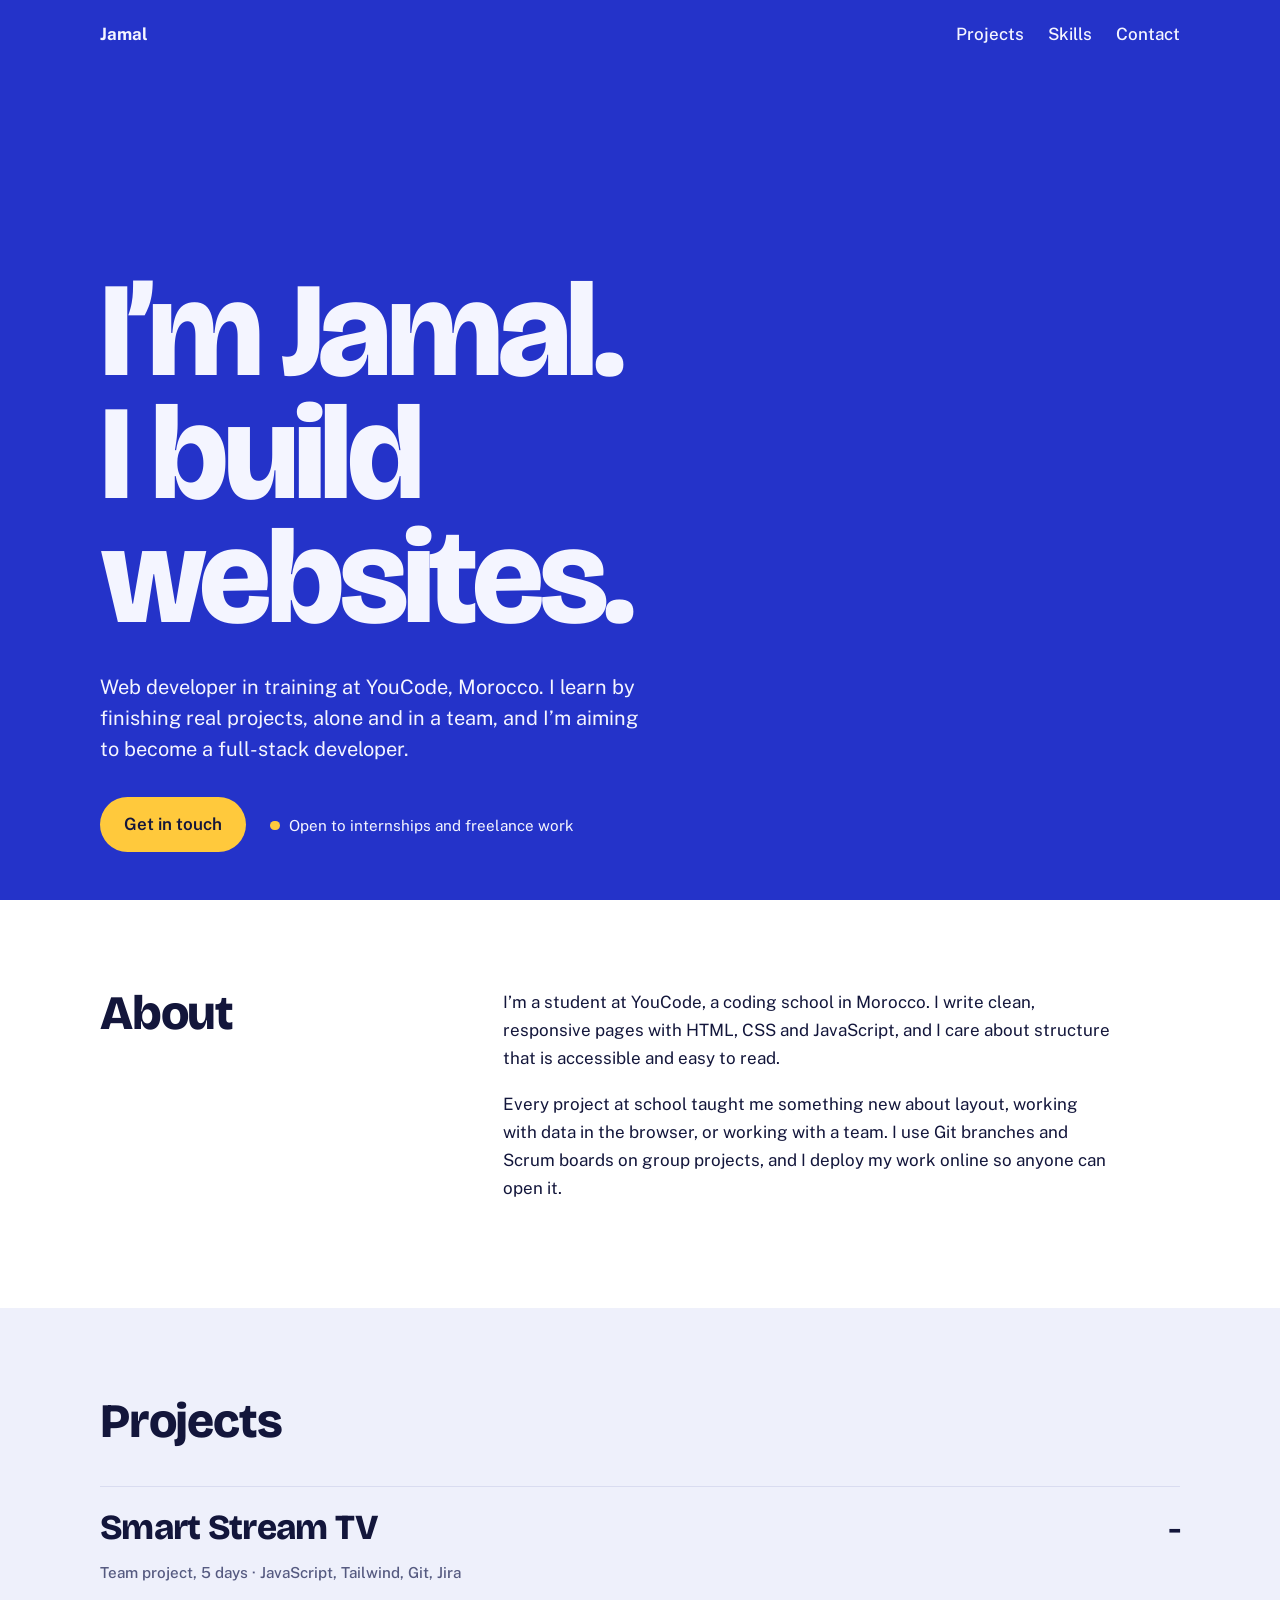
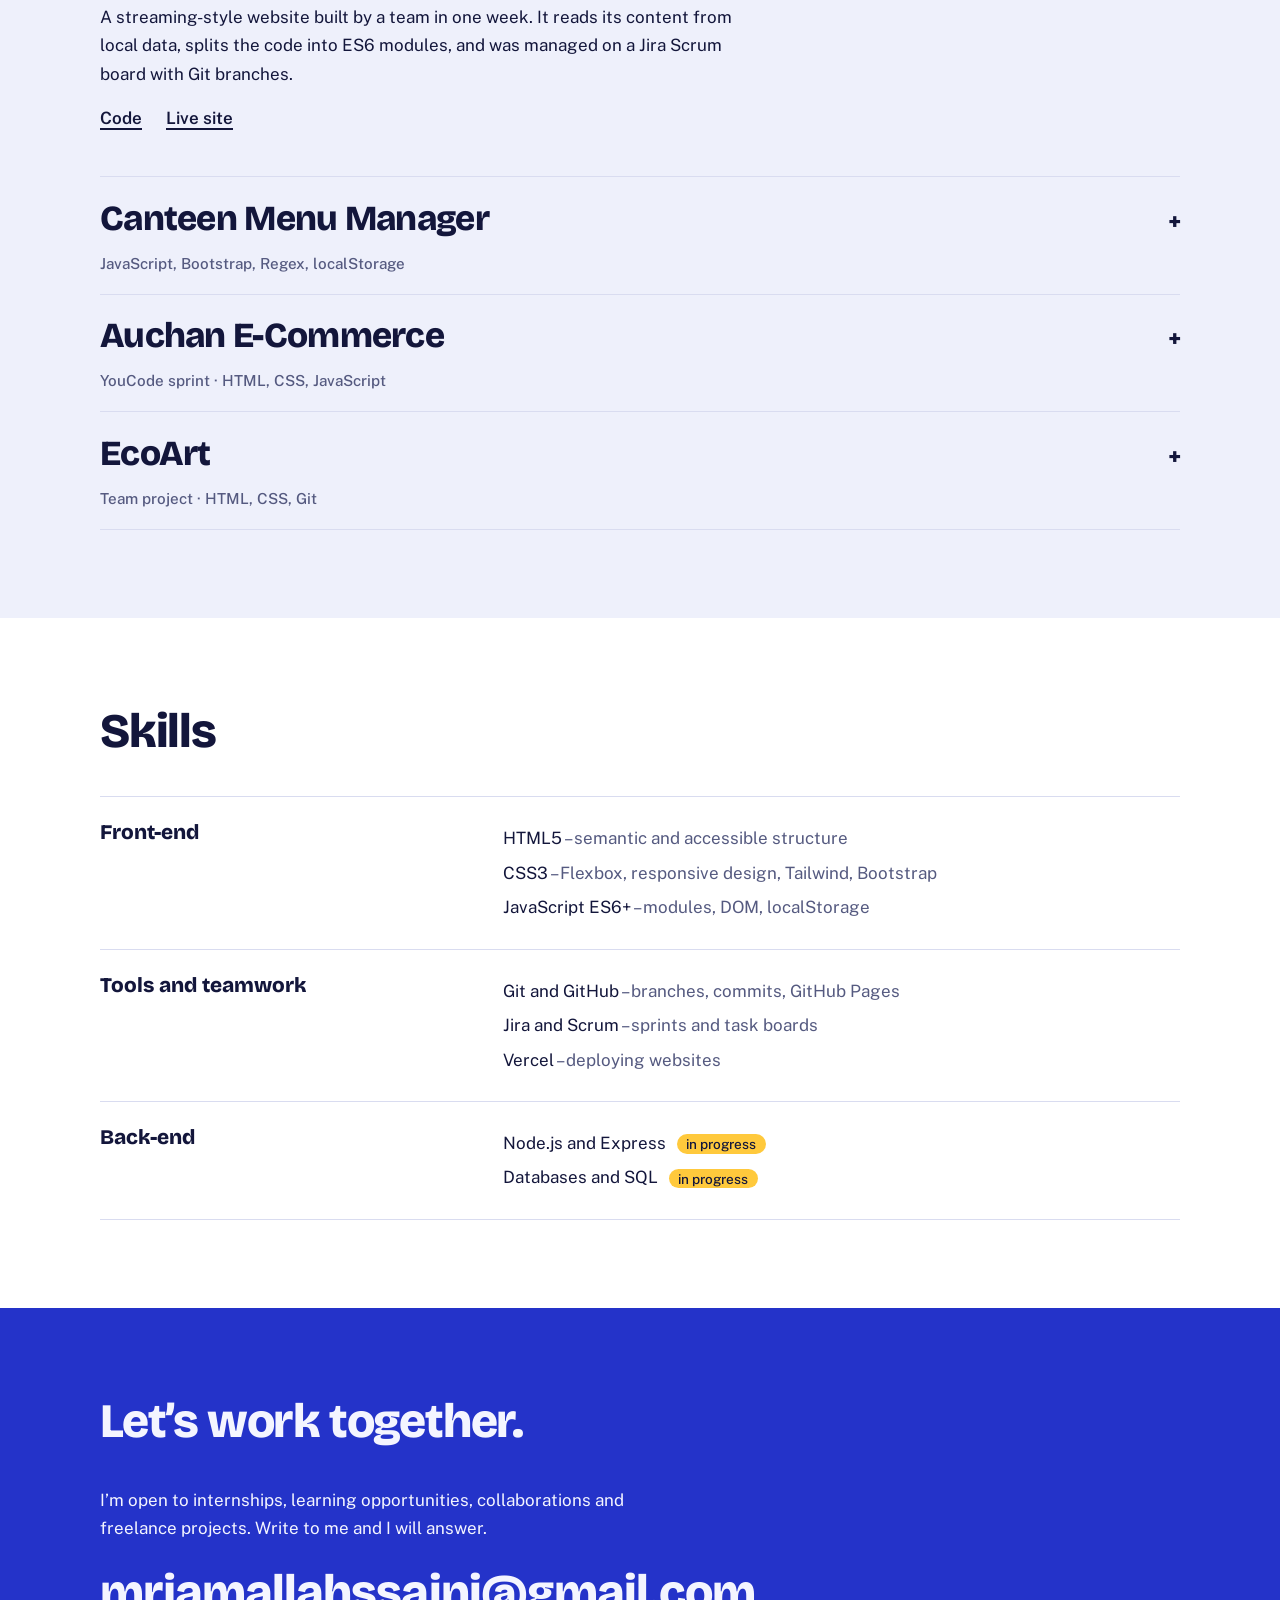
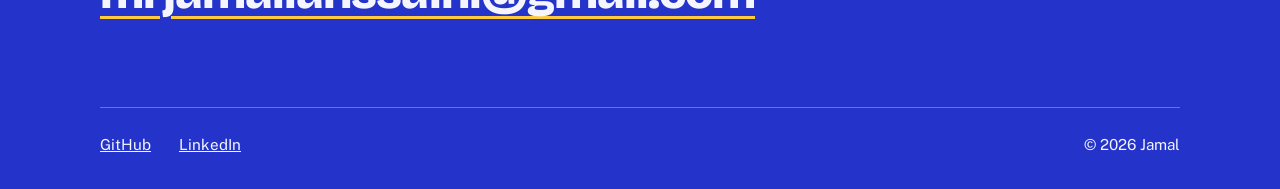
<file: index.html>
<!DOCTYPE html>
<html lang="en">

<head>
  <meta charset="UTF-8">
  <meta name="viewport" content="width=device-width, initial-scale=1, viewport-fit=cover">
  <title>Jamal | Web Developer</title>
  <meta name="description"
    content="Jamal, web developer in training at YouCode, Morocco. HTML, CSS, JavaScript, Git and team projects.">
  <link rel="preconnect" href="https://fonts.googleapis.com">
  <link rel="preconnect" href="https://fonts.gstatic.com" crossorigin>
  <link
    href="https://fonts.googleapis.com/css2?family=Bricolage+Grotesque:opsz,wght@12..96,500;12..96,800&family=Public+Sans:wght@400;500;600&display=swap"
    rel="stylesheet">

  <link rel="stylesheet" href="css/styles.css">


</head>

<body>

  <header class="hero">
    <div class="wrap">
      <nav class="nav" aria-label="Main">
        <a href="#top"><strong>Jamal</strong></a>
        <ul>
          <li><a href="#projects">Projects</a></li>
          <li><a href="#skills">Skills</a></li>
          <li><a href="#contact">Contact</a></li>
        </ul>
      </nav>
      <div class="hero-main" id="top">
        <h1 aria-label="I’m Jamal. I build websites.">
          <span><i>I’m Jamal.</i></span>
          <span><i>I build</i></span>
          <span><i>websites.</i></span>
        </h1>
        <p class="lede">Web developer in training at YouCode, Morocco. I learn by finishing real projects, alone and in
          a team, and I’m aiming to become a full-stack developer.</p>
        <a class="cta" href="#contact">Get in touch</a>
        <span class="status">Open to internships and freelance work</span>
      </div>
    </div>
  </header>

  <main>
    <section class="about" aria-labelledby="about-h">
      <div class="wrap two">
        <h2 id="about-h">About</h2>
        <div>
          <p>I’m a student at YouCode, a coding school in Morocco. I write clean, responsive pages with HTML, CSS and
            JavaScript, and I care about structure that is accessible and easy to read.</p>
          <p>Every project at school taught me something new about layout, working with data in the browser, or working
            with a team. I use Git branches and Scrum boards on group projects, and I deploy my work online so anyone
            can open it.</p>
        </div>
      </div>
    </section>

    <section class="projects" id="projects" aria-labelledby="projects-h">
      <div class="wrap">
        <h2 id="projects-h">Projects</h2>

        <details name="p" open>
          <summary>Smart Stream TV<small>Team project, 5 days · JavaScript, Tailwind, Git, Jira</small></summary>
          <div class="detail">
            <p>A streaming-style website built by a team in one week. It reads its content from local data, splits the
              code into ES6 modules, and was managed on a Jira Scrum board with Git branches.</p>
            <p class="links"><a href="https://github.com/jamal7-codes/smart-stream-tv">Code</a><a
                href="https://smart-stream-tv-azure.vercel.app">Live site</a></p>
          </div>
        </details>

        <details name="p">
          <summary>Canteen Menu Manager<small>JavaScript, Bootstrap, Regex, localStorage</small></summary>
          <div class="detail">
            <p>A menu manager where the user adds and edits dishes. Forms are checked with Regex, and the data stays
              saved in the browser with localStorage.</p>
            <p class="links"><a href="https://github.com/jamal7-codes/b-Cantina-3">Code</a><a
                href="https://b3-canteen.vercel.app">Live site</a></p>
          </div>
        </details>

        <details name="p">
          <summary>Auchan E-Commerce<small>YouCode sprint · HTML, CSS, JavaScript</small></summary>
          <div class="detail">
            <p>An online shop built during a school sprint. It focuses on product layout and a clear shopping flow.</p>
            <p class="links"><a href="https://github.com/jamal7-codes/auchan-e-commerce-4">Code</a><a
                href="https://auchan-e-commerce-4.vercel.app">Live site</a></p>
          </div>
        </details>

        <details name="p">
          <summary>EcoArt<small>Team project · HTML, CSS, Git</small></summary>
          <div class="detail">
            <p>A five-page team website, designed mobile-first and published on GitHub Pages.</p>
            <p class="links"><a href="https://github.com/jamal7-codes/EcoArt">Code</a><a
                href="https://bilalsenhaji88-jpg.github.io/EcoArt/">Live site</a></p>
          </div>
        </details>
      </div>
    </section>

    <section id="skills" aria-labelledby="skills-h">
      <div class="wrap">
        <h2 id="skills-h">Skills</h2>
        <div class="skill-group">
          <h3>Front-end</h3>
          <ul>
            <li>HTML5 <span>– semantic and accessible structure</span></li>
            <li>CSS3 <span>– Flexbox, responsive design, Tailwind, Bootstrap</span></li>
            <li>JavaScript ES6+ <span>– modules, DOM, localStorage</span></li>
          </ul>
        </div>
        <div class="skill-group">
          <h3>Tools and teamwork</h3>
          <ul>
            <li>Git and GitHub <span>– branches, commits, GitHub Pages</span></li>
            <li>Jira and Scrum <span>– sprints and task boards</span></li>
            <li>Vercel <span>– deploying websites</span></li>
          </ul>
        </div>
        <div class="skill-group">
          <h3>Back-end</h3>
          <ul class="learning">
            <li>Node.js and Express</li>
            <li>Databases and SQL</li>
          </ul>
        </div>
      </div>
    </section>

    <section class="contact" id="contact" aria-labelledby="contact-h">
      <div class="wrap">
        <h2 id="contact-h">Let’s work together.</h2>
        <p>I’m open to internships, learning opportunities, collaborations and freelance projects. Write to me and I
          will answer.</p>
        <a class="mail" href="mailto:mrjamallahssaini@gmail.com">mrjamallahssaini@gmail.com</a>
      </div>
    </section>
  </main>

  <footer>
    <div class="wrap">
      <a href="https://github.com/jamal7-codes">GitHub</a>
      <a href="https://www.linkedin.com/in/jamal-lahssaini-7b68792a9/">LinkedIn</a>
      <span>© 2026 Jamal</span>
    </div>
  </footer>

</body>

</html>
</file>
<file: css/styles.css>
:root{
  --blue:#2433c9; --sun:#ffc93c; --on-blue:#f4f5ff;
  --bg:#ffffff; --fg:#13163b; --muted:#555a80; --line:#d9dcf0; --soft:#eef0fb;
  --display:"Bricolage Grotesque","Helvetica Neue",Arial,sans-serif;
  --body:"Public Sans",system-ui,-apple-system,"Segoe UI",sans-serif;
  box-sizing:border-box;
  padding-top:env(safe-area-inset-top,0px);
  padding-bottom:env(safe-area-inset-bottom,0px);
}
@media (prefers-color-scheme:dark){
  :root:not([data-theme="light"]){--bg:#0e1030;--fg:#eceefc;--muted:#a3a8d0;--line:#2a2e66;--soft:#171a4a}
}
:root[data-theme="dark"]{--bg:#0e1030;--fg:#eceefc;--muted:#a3a8d0;--line:#2a2e66;--soft:#171a4a}
html{scroll-padding-top:env(safe-area-inset-top,0px);scroll-behavior:smooth}
*,*::before,*::after{box-sizing:inherit}
body{margin:0;background:var(--bg);color:var(--fg);font:400 1.0625rem/1.65 var(--body)}
a{color:inherit}
:focus-visible{outline:3px solid var(--sun);outline-offset:3px;border-radius:2px}
.wrap{width:min(1080px,100% - 2.5rem);margin-inline:auto}

/* Hero */
.hero{background:var(--blue);color:var(--on-blue);min-height:100svh;display:flex;flex-direction:column;padding:1.25rem 0 3rem}
.nav{display:flex;justify-content:space-between;align-items:center;gap:1rem;font-weight:500}
.nav a{text-decoration:none}
.nav a:hover{text-decoration:underline;text-underline-offset:4px}
.nav ul{display:flex;gap:1.5rem;list-style:none;margin:0;padding:0}
.hero .wrap{display:flex;flex-direction:column;flex:1}
.hero-main{margin-top:auto;padding-top:5rem}
h1{font:800 clamp(3rem,10.5vw,8.5rem)/.92 var(--display);letter-spacing:-.035em;margin:0 0 2rem}
h1 span{display:block;overflow:hidden}
h1 span i{display:block;font-style:normal;animation:rise .9s cubic-bezier(.2,.8,.2,1) both}
h1 span:nth-child(2) i{animation-delay:.12s}
h1 span:nth-child(3) i{animation-delay:.24s}
@keyframes rise{from{transform:translateY(105%)}to{transform:none}}
.lede{max-width:34rem;font-size:1.25rem;line-height:1.55;margin:0 0 2rem}
.cta{display:inline-block;background:var(--sun);color:#13163b;font-weight:600;text-decoration:none;padding:.85rem 1.5rem;border-radius:999px}
.cta:hover{background:#fff}
.status{display:inline-flex;align-items:center;gap:.6rem;margin-left:1.25rem;font-size:.95rem}
.status::before{content:"";width:.6rem;height:.6rem;border-radius:50%;background:var(--sun)}

/* Sections */
section{padding:5.5rem 0}
h2{font:800 clamp(1.9rem,4.5vw,3rem)/1.05 var(--display);letter-spacing:-.025em;margin:0 0 2.5rem}
.two{display:grid;grid-template-columns:minmax(0,1fr) minmax(0,2fr);gap:2rem 4rem}
.two > h2{margin:0}
.about p{margin:0 0 1.1rem;max-width:38rem}

/* Projects */
.projects{background:var(--soft)}
details{border-top:1px solid var(--line)}
details:last-child{border-bottom:1px solid var(--line)}
summary{display:grid;grid-template-columns:1fr auto;align-items:baseline;gap:1rem;padding:1.4rem 0;cursor:pointer;list-style:none;font:800 clamp(1.4rem,3.4vw,2.2rem)/1.1 var(--display);letter-spacing:-.02em}
summary::-webkit-details-marker{display:none}
summary small{font:500 .95rem var(--body);color:var(--muted);letter-spacing:0}
summary::after{content:"+";grid-column:2;grid-row:1;justify-self:end;font-size:1.6rem;line-height:1;transition:transform .2s}
summary small{grid-column:1;grid-row:2}
details[open] summary::after{content:"\2212"}
summary:hover{color:var(--blue)}
@media (prefers-color-scheme:dark){:root:not([data-theme="light"]) summary:hover{color:var(--sun)}}
.detail{padding:0 0 1.8rem;max-width:40rem}
.detail p{margin:0 0 1rem}
.links{display:flex;gap:1.5rem;font-weight:600}
.links a{text-underline-offset:4px;text-decoration-thickness:2px}
.links a:hover{color:var(--blue)}

/* Skills */
.skill-group{display:grid;grid-template-columns:minmax(0,1fr) minmax(0,2fr);gap:.5rem 4rem;padding:1.5rem 0;border-top:1px solid var(--line)}
.skill-group:last-child{border-bottom:1px solid var(--line)}
.skill-group h3{font:800 1.3rem/1.2 var(--display);margin:0}
.skill-group ul{list-style:none;margin:0;padding:0}
.skill-group li{padding:.2rem 0}
.skill-group li span{color:var(--muted)}
.learning li::after{content:"in progress";margin-left:.7rem;font-size:.85rem;background:var(--sun);color:#13163b;padding:.1rem .6rem;border-radius:999px;font-weight:500}

/* Contact */
.contact{background:var(--blue);color:var(--on-blue)}
.contact h2{max-width:14ch}
.mail{display:inline-block;font:800 clamp(1.3rem,4.4vw,3rem)/1.1 var(--display);letter-spacing:-.02em;word-break:break-all;text-decoration-thickness:3px;text-underline-offset:8px;text-decoration-color:var(--sun)}
.mail:hover{text-decoration-color:#fff}
.contact p{max-width:34rem;margin:0 0 1.5rem}
footer{background:var(--blue);color:var(--on-blue);padding:0 0 2rem}
footer .wrap{display:flex;flex-wrap:wrap;gap:.5rem 1.75rem;border-top:1px solid rgba(255,255,255,.3);padding-top:1.5rem;font-size:.95rem}
footer span{margin-left:auto}

@media (max-width:720px){
  .two,.skill-group{grid-template-columns:1fr}
  .status{display:flex;margin:1.25rem 0 0}
  section{padding:4rem 0}
  .nav ul{gap:1rem}
}
@media (prefers-reduced-motion:reduce){
  html{scroll-behavior:auto}
  h1 span i{animation:none}
}
</file>
